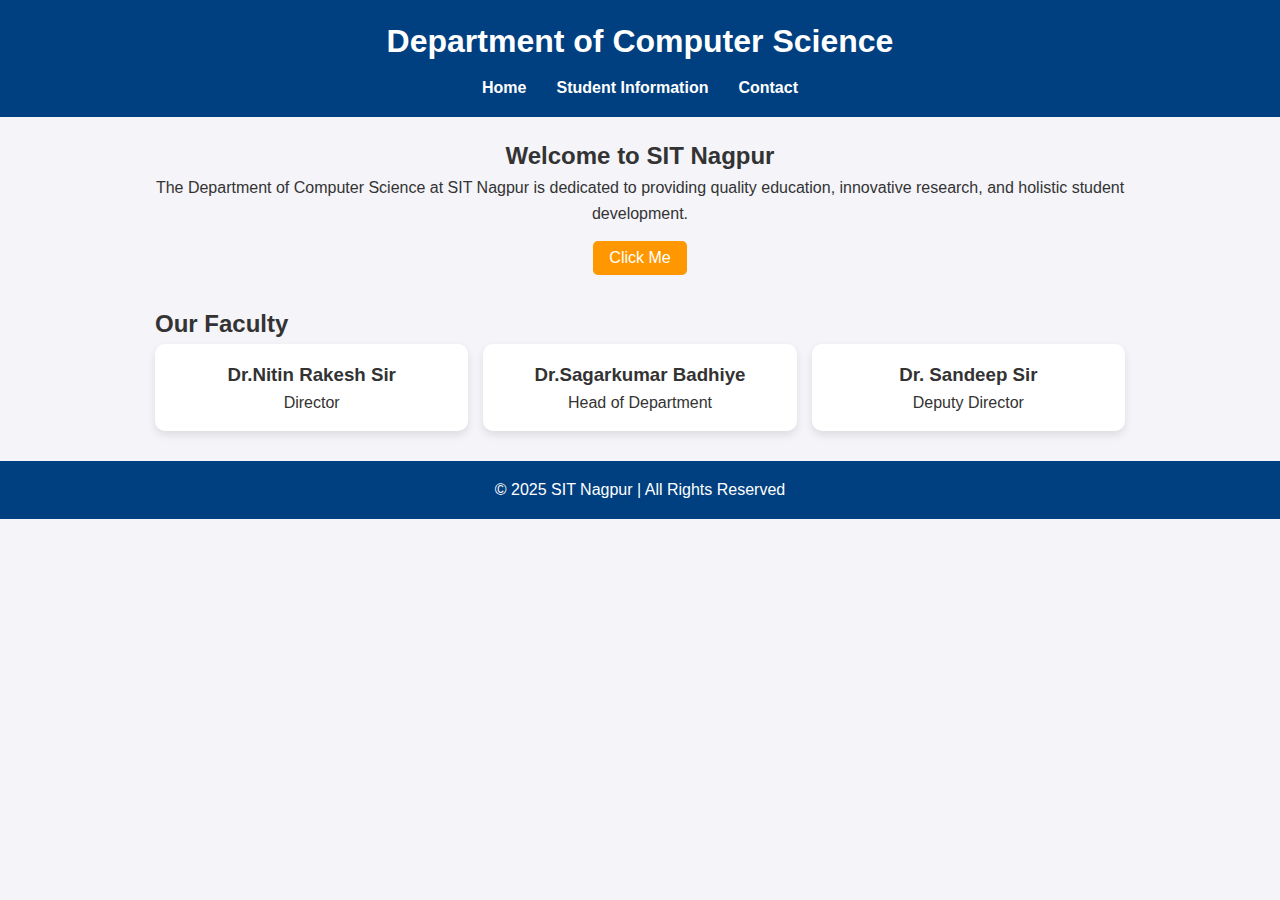
<file: javascript 1/index.html>
<!DOCTYPE html>
<html lang="en">
<head>
  <meta charset="UTF-8">
  <meta name="viewport" content="width=device-width, initial-scale=1.0">
  <title>SIT Nagpur - Department</title>
  <link rel="stylesheet" href="style.css">
</head>
<body>
  <header>
    <h1>Department of Computer Science</h1>
    <nav>
      <ul>
        <li><a href="index.html">Home</a></li>
        <li><a href="student.html">Student Information</a></li>
        <li><a href="#">Contact</a></li>
      </ul>
    </nav>
  </header>

  <main>
    <section class="intro">
      <h2>Welcome to SIT Nagpur</h2>
      <p>The Department of Computer Science at SIT Nagpur is dedicated to providing quality education, innovative research, and holistic student development.</p>
      <button onclick="showWelcome()">Click Me</button>
    </section>

    <section class="faculty">
      <h2>Our Faculty</h2>
      <div class="faculty-grid">
        <div class="faculty-card">
          <h3>Dr.Nitin Rakesh Sir</h3>
          <p>Director</p>
        </div>
        <div class="faculty-card">
          <h3>Dr.Sagarkumar Badhiye</h3>
          <p>Head of Department</p>
        </div>
        <div class="faculty-card">
          <h3>Dr. Sandeep Sir</h3>
          <p>Deputy Director</p>
        </div>
      </div>
    </section>
  </main>

  <footer>
    <p>&copy; 2025 SIT Nagpur | All Rights Reserved</p>
  </footer>

  <script src="script.js"></script>
</body>
</html>
</file>
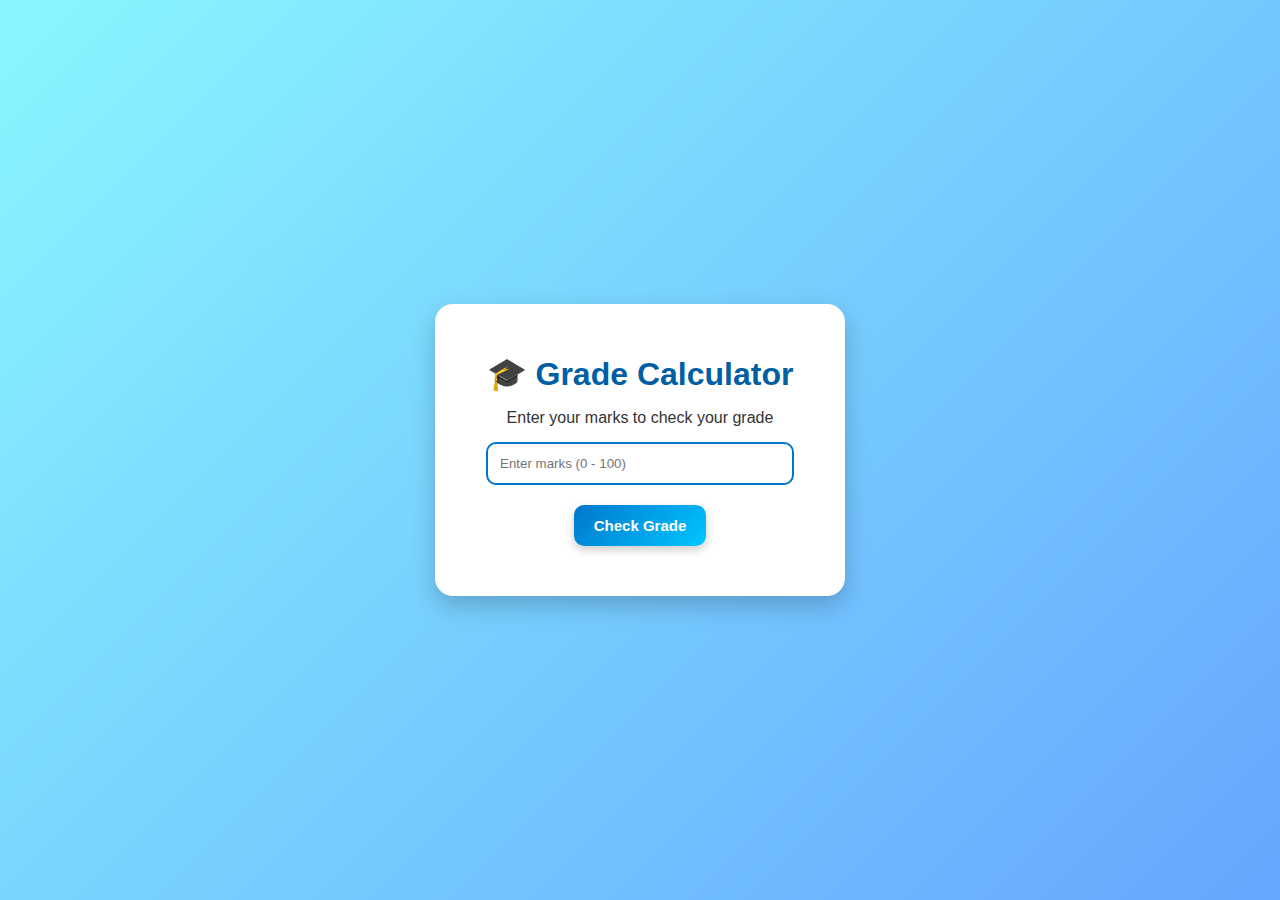
<file: javascript 3/index.htm>
<!DOCTYPE html>
<html lang="en">
<head>
  <meta charset="UTF-8">
  <meta name="viewport" content="width=device-width, initial-scale=1.0">
  <title>Grade Calculator</title>
  <link rel="stylesheet" href="style.css">
</head>
<body>
  <div class="container">
    <h1>🎓 Grade Calculator</h1>
    <p>Enter your marks to check your grade</p>
    <input type="number" id="marks" placeholder="Enter marks (0 - 100)">
    <br>
    <button onclick="calculateGrade()">Check Grade</button>
    <div id="result"></div>
  </div>
  <script src="script.js"></script>
</body>
</html>
</file>
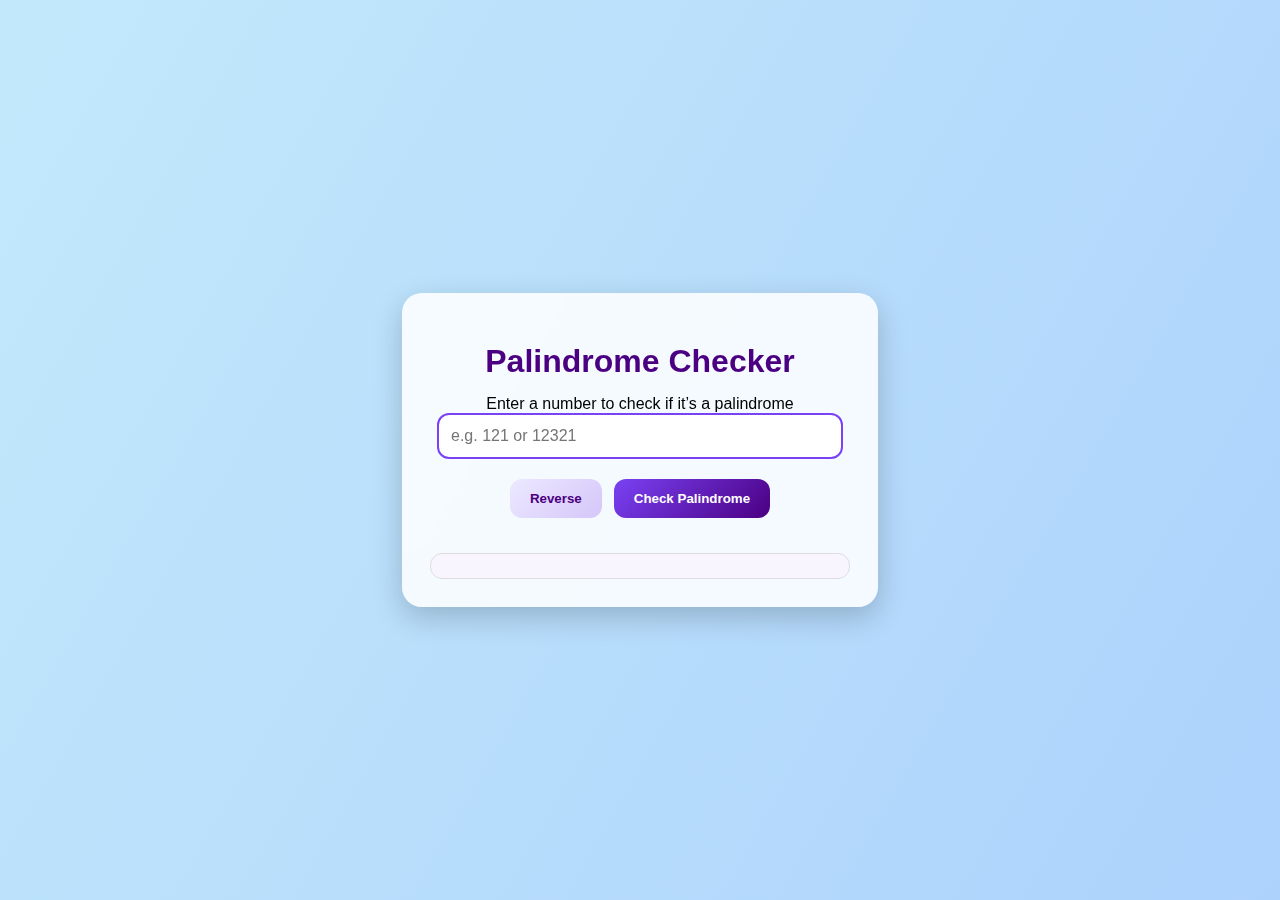
<file: javascript 4/index.html>
<!DOCTYPE html>
<html lang="en">
<head>
  <meta charset="utf-8" />
  <meta name="viewport" content="width=device-width,initial-scale=1" />
  <title>Palindrome Checker — Reverse Number</title>

  <!-- Tab Icon -->
  <link rel="icon" href="data:image/svg+xml,
    <svg xmlns='http://www.w3.org/2000/svg' viewBox='0 0 100 100'>
      <rect width='100' height='100' rx='18' fill='%238259f5'/>
      <text x='50' y='62' font-size='40' text-anchor='middle' fill='white'>🔄</text>
    </svg>">

  <link rel="stylesheet" href="style.css">
</head>
<body>
  <main class="page">
    <section class="card">
      <h1>Palindrome Checker</h1>
      <label for="numInput" class="hint">Enter a number to check if it’s a palindrome</label>
      <input id="numInput" type="number" placeholder="e.g. 121 or 12321" autocomplete="off">

      <div class="button-row">
        <button id="reverseBtn" class="btn neutral-btn" type="button">Reverse</button>
        <button id="checkBtn" class="btn check-btn" type="button">Check Palindrome</button>
      </div>

      <div id="steps" class="steps"></div>
      <div id="result" class="result"></div>
    </section>
  </main>

  <script src="script.js"></script>
</body>
</html>
</file>
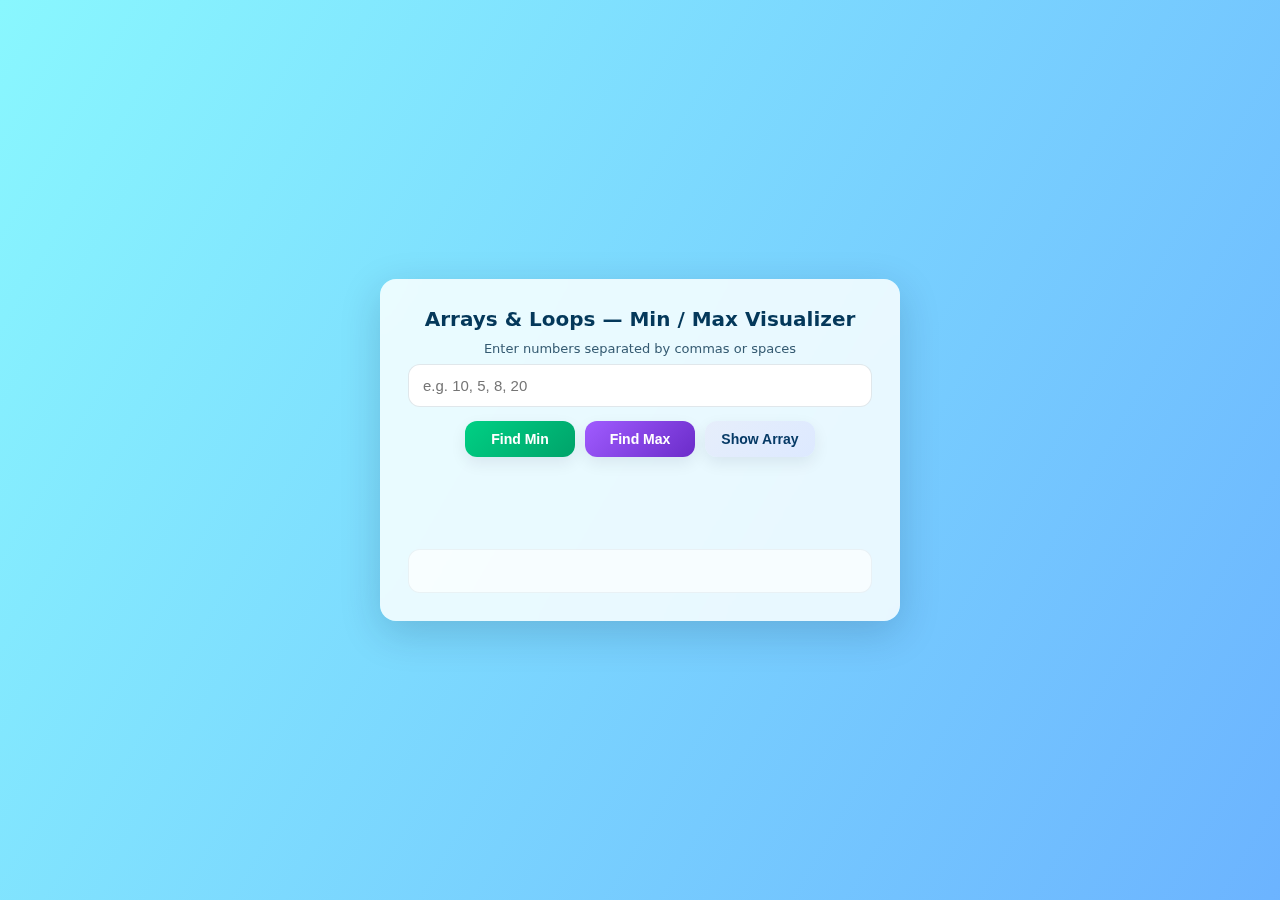
<file: Javascript 5/index.html>
<!DOCTYPE html>
<html lang="en">
<head>
  <meta charset="utf-8" />
  <meta name="viewport" content="width=device-width,initial-scale=1" />
  <title>Arrays & Loops — Min / Max Visualizer</title>

  <!-- simple SVG favicon -->
  <link rel="icon" href="data:image/svg+xml,
    <svg xmlns='http://www.w3.org/2000/svg' viewBox='0 0 100 100'>
      <rect width='100' height='100' rx='18' fill='%230077cc'/>
      <text x='50' y='62' font-size='40' text-anchor='middle' fill='white'>🔢</text>
    </svg>">

  <link rel="stylesheet" href="style.css">
</head>
<body>
  <main class="page">
    <section class="card">
      <h1>Arrays & Loops — Min / Max Visualizer</h1>

      <label for="numbers" class="hint">Enter numbers separated by commas or spaces</label>
      <input id="numbers" type="text" placeholder="e.g. 10, 5, 8, 20" autocomplete="off">

      <div class="button-row">
        <button id="findMinBtn" class="btn min-btn" type="button">Find Min</button>
        <button id="findMaxBtn" class="btn max-btn" type="button">Find Max</button>
        <button id="showArrBtn" class="btn neutral-btn" type="button">Show Array</button>
      </div>

      <div id="arrayBox" class="array-box" aria-live="polite"></div>

      <div id="result" class="result" aria-live="polite"></div>
    </section>
  </main>

  <script src="script.js"></script>
</body>
</html>
</file>
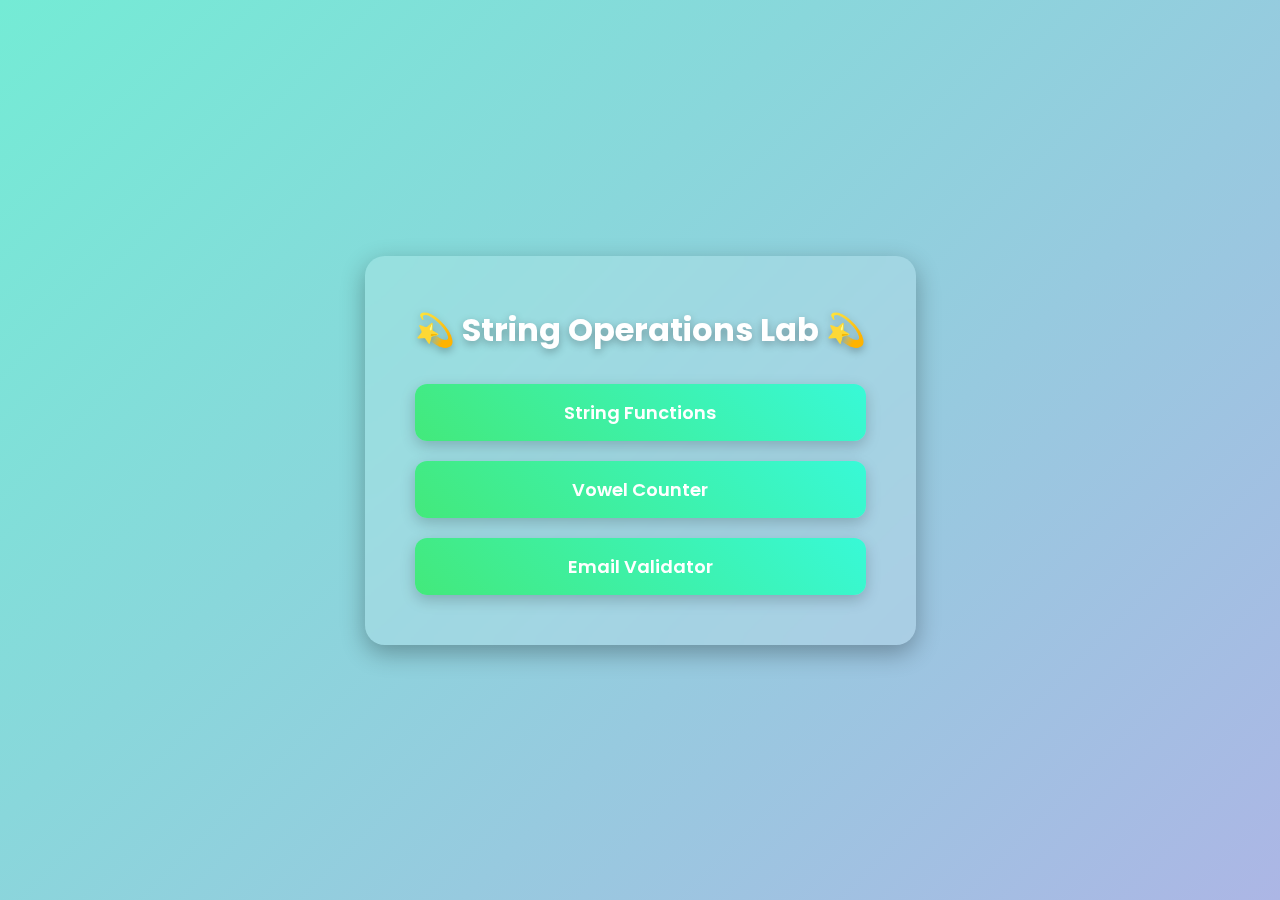
<file: practical 6/index.html>
<!DOCTYPE html>
<html lang="en">
<head>
  <meta charset="UTF-8" />
  <meta name="viewport" content="width=device-width, initial-scale=1.0" />
  <title>String Operations Lab</title>
  <style>
    @import url('https://fonts.googleapis.com/css2?family=Poppins:wght@500&display=swap');
    * { box-sizing: border-box; margin: 0; padding: 0; }
    body {
      font-family: 'Poppins', sans-serif;
      background: linear-gradient(135deg, #74ebd5, #ACB6E5);
      display: flex;
      align-items: center;
      justify-content: center;
      height: 100vh;
      color: #fff;
    }
    .container {
      text-align: center;
      background: rgba(255,255,255,0.15);
      padding: 50px;
      border-radius: 20px;
      box-shadow: 0 8px 25px rgba(0,0,0,0.3);
      backdrop-filter: blur(10px);
      animation: fadeIn 1s ease;
    }
    h1 {
      font-size: 32px;
      margin-bottom: 30px;
      text-shadow: 0 3px 8px rgba(0,0,0,0.3);
    }
    .btn-group {
      display: flex;
      flex-direction: column;
      gap: 20px;
    }
    a {
      background: linear-gradient(45deg, #43e97b, #38f9d7);
      color: #fff;
      text-decoration: none;
      padding: 15px 25px;
      border-radius: 12px;
      font-size: 18px;
      font-weight: 600;
      transition: all 0.3s ease;
      box-shadow: 0 5px 15px rgba(0,0,0,0.2);
    }
    a:hover {
      transform: scale(1.07);
      box-shadow: 0 0 20px #38f9d7;
    }
    @keyframes fadeIn {
      from {opacity: 0; transform: translateY(20px);}
      to {opacity: 1; transform: translateY(0);}
    }
  </style>
</head>
<body>
  <div class="container">
    <h1>💫 String Operations Lab 💫</h1>
    <div class="btn-group">
      <a href="string_functions.html" target="_blank">String Functions</a>
      <a href="vowel_counter.html" target="_blank">Vowel Counter</a>
      <a href="regex_email.html" target="_blank">Email Validator</a>
    </div>
  </div>
</body>
</html>
</file>
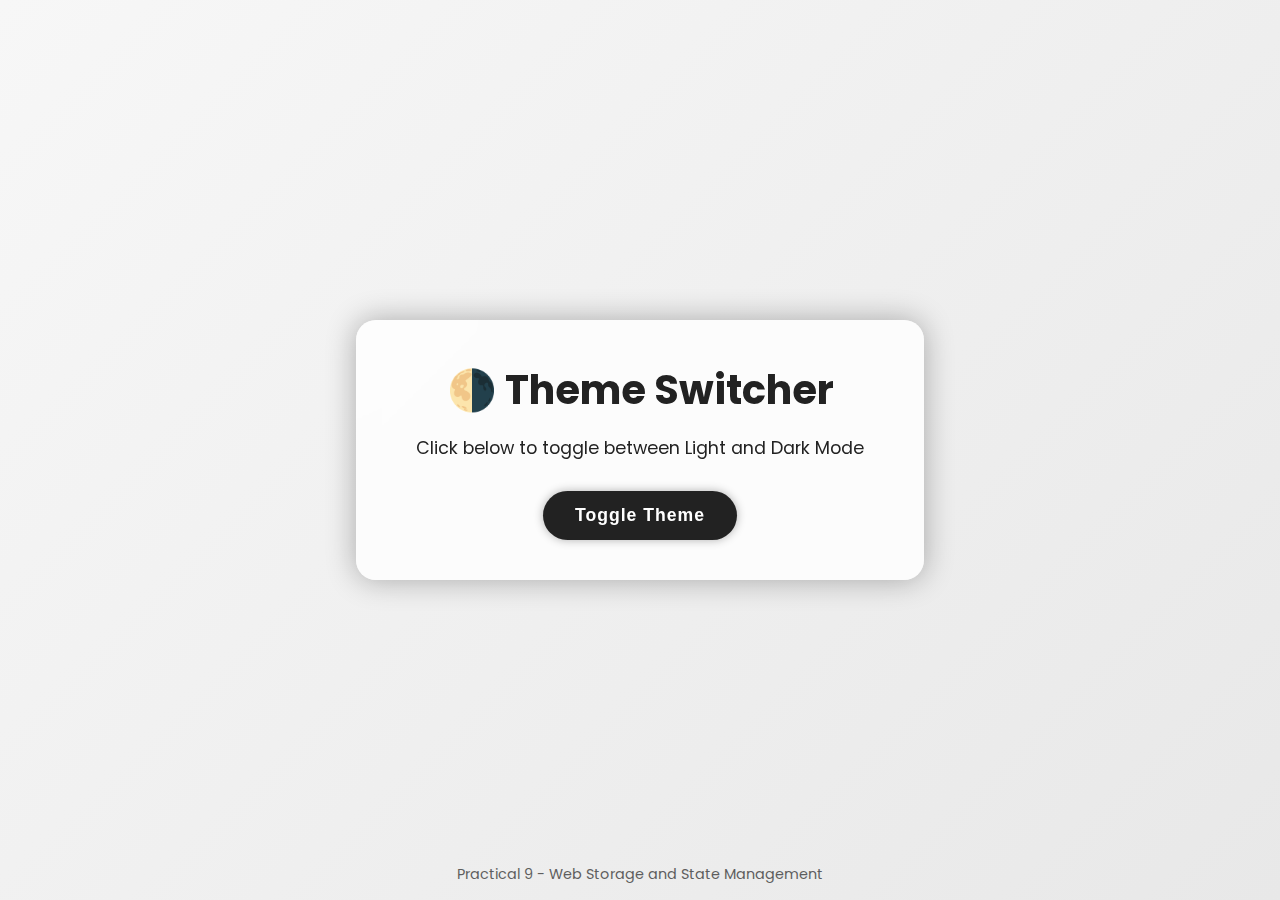
<file: practical 9/index.html>
<!DOCTYPE html>
<html lang="en">
<head>
  <meta charset="UTF-8" />
  <meta name="viewport" content="width=device-width, initial-scale=1.0" />
  <title>Theme Switcher | Web Storage</title>
  <link rel="stylesheet" href="style.css" />
</head>
<body>
  <div class="container">
    <h1>🌗 Theme Switcher</h1>
    <p>Click below to toggle between Light and Dark Mode</p>
    <button id="theme-btn" class="theme-btn">Toggle Theme</button>
  </div>

  <footer>Practical 9 - Web Storage and State Management</footer>

  <script src="script.js"></script>
</body>
</html>
</file>
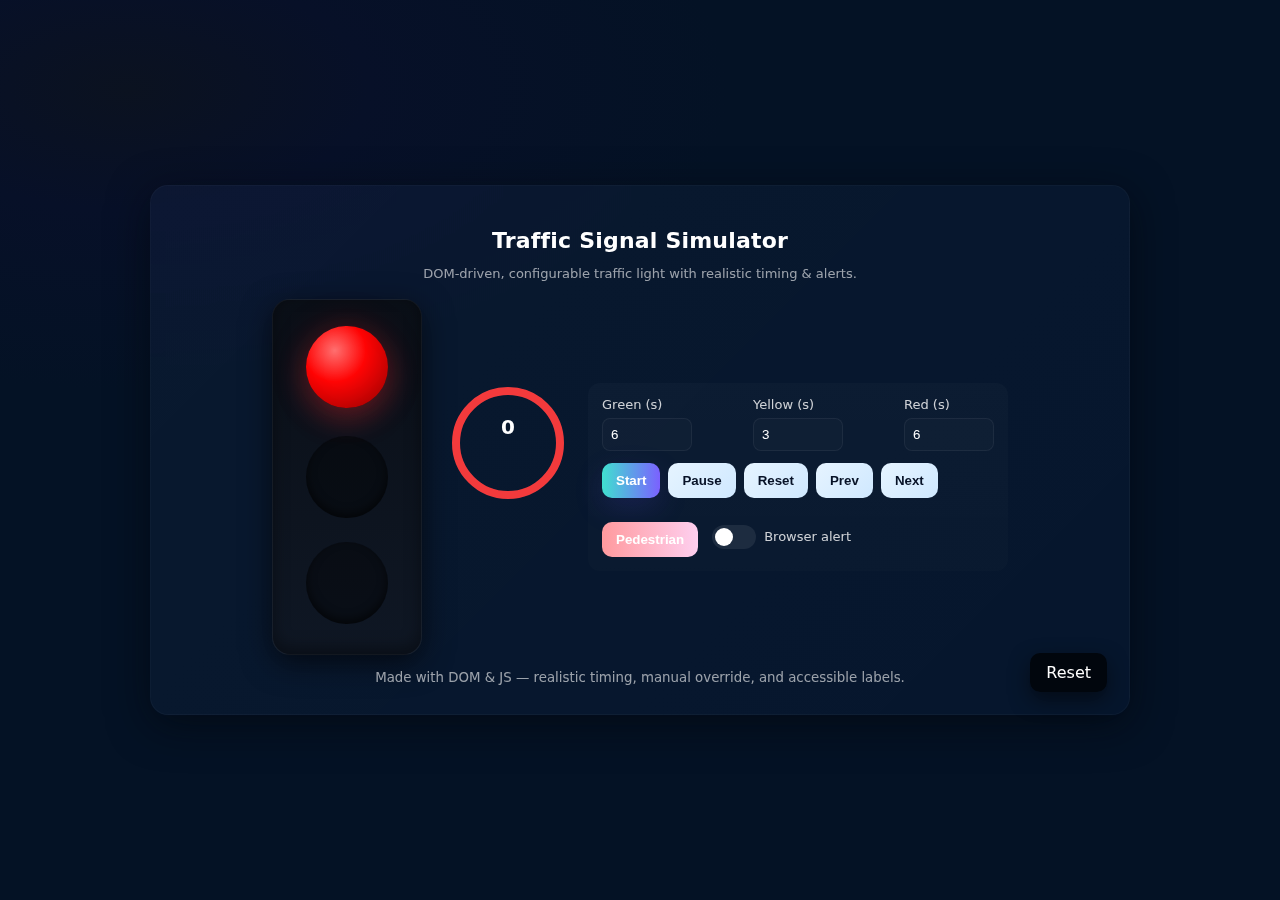
<file: traffic/index.html>
<!DOCTYPE html>
<html lang="en">
<head>
  <meta charset="utf-8" />
  <meta name="viewport" content="width=device-width,initial-scale=1" />
  <title>Traffic Signal Simulator</title>
  <link rel="stylesheet" href="traffic.css" />
</head>
<body>
  <main class="stage" role="main" aria-labelledby="title">
    <header class="header">
      <h1 id="title">Traffic Signal Simulator</h1>
      <p class="subtitle">DOM-driven, configurable traffic light with realistic timing & alerts.</p>
    </header>

    <section class="simulator" aria-label="Traffic signal simulator">
      <div class="signal" id="signal" aria-live="polite" aria-atomic="true">
        <div class="lamp lamp-red" id="lamp-red" data-state="off" aria-label="Red light"></div>
        <div class="lamp lamp-yellow" id="lamp-yellow" data-state="off" aria-label="Yellow light"></div>
        <div class="lamp lamp-green" id="lamp-green" data-state="off" aria-label="Green light"></div>
      </div>

      <div class="info">
        <div class="ring-wrap">
          <svg class="progress-ring" width="120" height="120">
            <circle class="ring-bg" stroke-width="8" r="52" cx="60" cy="60"></circle>
            <circle class="ring-fg" stroke-width="8" r="52" cx="60" cy="60"></circle>
          </svg>
          <div class="countdown" id="countdown">--</div>
        </div>

        <div class="controls">
          <div class="timers">
            <label>Green (s) <input id="t-green" type="number" min="1" value="6"></label>
            <label>Yellow (s) <input id="t-yellow" type="number" min="1" value="3"></label>
            <label>Red (s) <input id="t-red" type="number" min="1" value="6"></label>
          </div>

          <div class="buttons">
            <button id="startBtn" class="btn btn-primary">Start</button>
            <button id="pauseBtn" class="btn">Pause</button>
            <button id="resetBtn" class="btn">Reset</button>
            <button id="prevBtn" class="btn">Prev</button>
            <button id="nextBtn" class="btn">Next</button>
          </div>

          <div class="extras">
            <button id="pedBtn" class="btn btn-ped">Pedestrian</button>
            <label class="switch">
              <input id="alertToggle" type="checkbox" />
              <span class="slider"></span>
              <span class="label-text">Browser alert</span>
            </label>
          </div>
        </div>
      </div>
    </section>

    <div id="toast" class="toast" role="status" aria-live="polite"></div>

    <footer class="footer">
      <small>Made with DOM & JS — realistic timing, manual override, and accessible labels.</small>
    </footer>
  </main>

  <script src="traffic.js"></script>
</body>
</html>
</file>
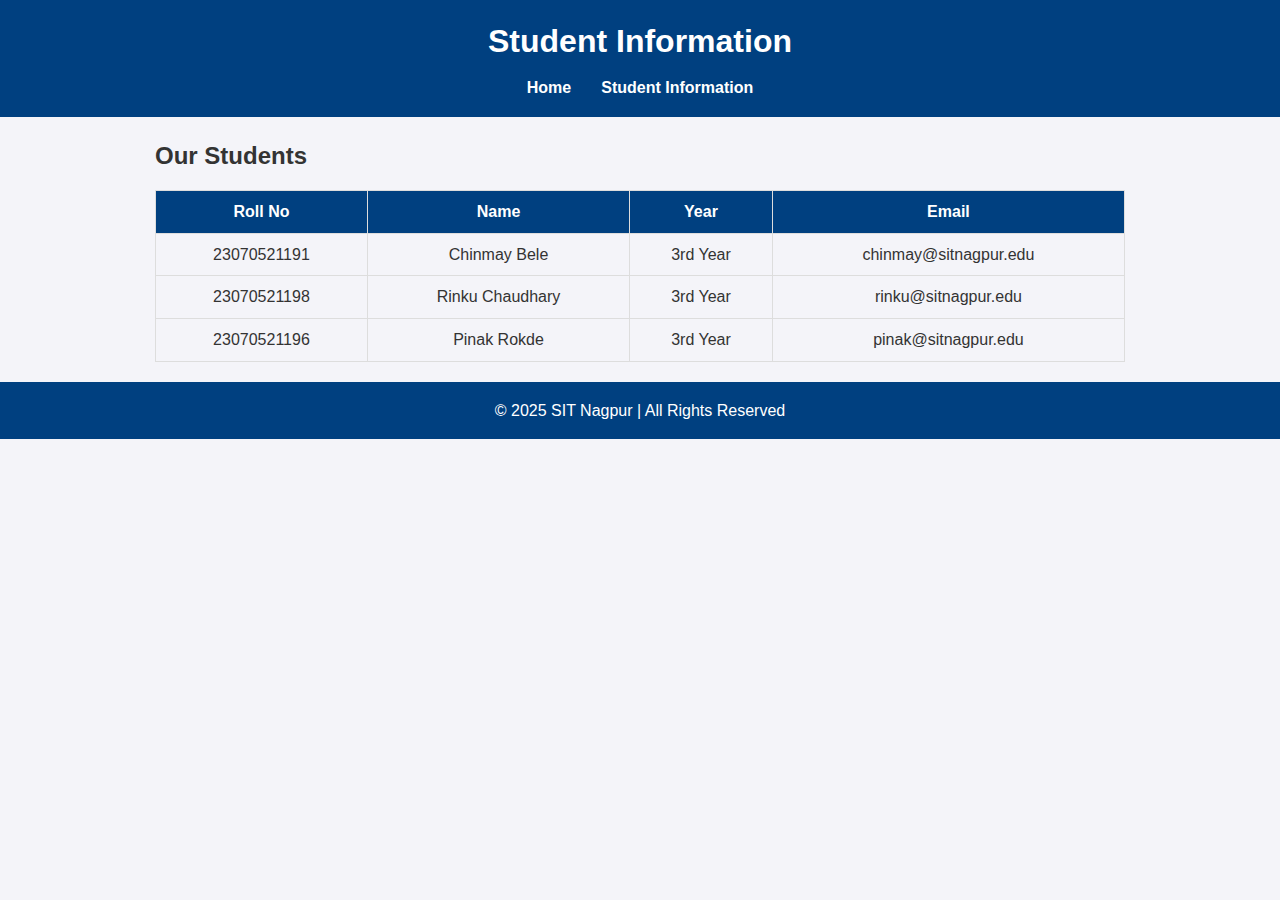
<file: javascript 1/student.html>
<!DOCTYPE html>
<html lang="en">
<head>
  <meta charset="UTF-8">
  <meta name="viewport" content="width=device-width, initial-scale=1.0">
  <title>Student Information - SIT Nagpur</title>
  <link rel="stylesheet" href="style.css">
</head>
<body>
  <header>
    <h1>Student Information</h1>
    <nav>
      <ul>
        <li><a href="index.html">Home</a></li>
        <li><a href="student.html">Student Information</a></li>
      </ul>
    </nav>
  </header>

  <main>
    <section class="students">
      <h2>Our Students</h2>
      <table>
        <thead>
          <tr>
            <th>Roll No</th>
            <th>Name</th>
            <th>Year</th>
            <th>Email</th>
          </tr>
        </thead>
        <tbody>
          <tr>
            <td>23070521191</td>
            <td>Chinmay Bele</td>
            <td>3rd Year</td>
            <td>chinmay@sitnagpur.edu</td>
          </tr>
          <tr>
            <td>23070521198</td>
            <td>Rinku Chaudhary</td>
            <td>3rd Year</td>
            <td>rinku@sitnagpur.edu</td>
          </tr>
          <tr>
            <td>23070521196</td>
            <td>Pinak Rokde</td>
            <td>3rd Year</td>
            <td>pinak@sitnagpur.edu</td>
          </tr>
        </tbody>
      </table>
    </section>
  </main>

  <footer>
    <p>&copy; 2025 SIT Nagpur | All Rights Reserved</p>
  </footer>
</body>
</html>
</file>
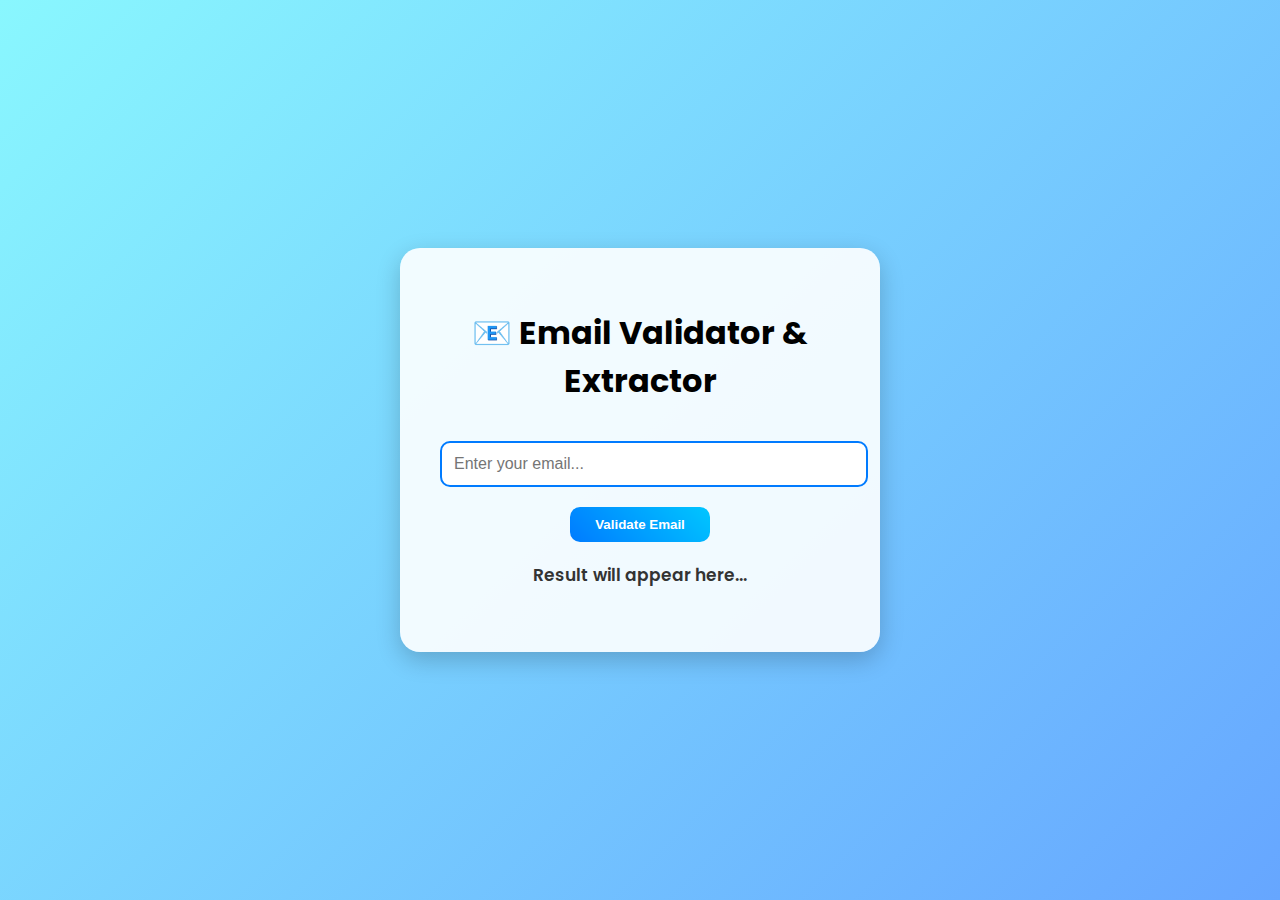
<file: practical 6/regex_email.html>
<!DOCTYPE html>
<html lang="en">
<head>
  <meta charset="UTF-8" />
  <meta name="viewport" content="width=device-width, initial-scale=1.0" />
  <title>Email Validator</title>
  <link rel="stylesheet" href="regex_email.css" />
</head>
<body>
  <div class="box">
    <h1>📧 Email Validator & Extractor</h1>
    <input type="text" id="emailInput" placeholder="Enter your email..." />
    <button onclick="validateEmail()">Validate Email</button>
    <div id="output" class="result">Result will appear here...</div>
  </div>
  <script src="regex_email.js"></script>
</body>
</html>
</file>
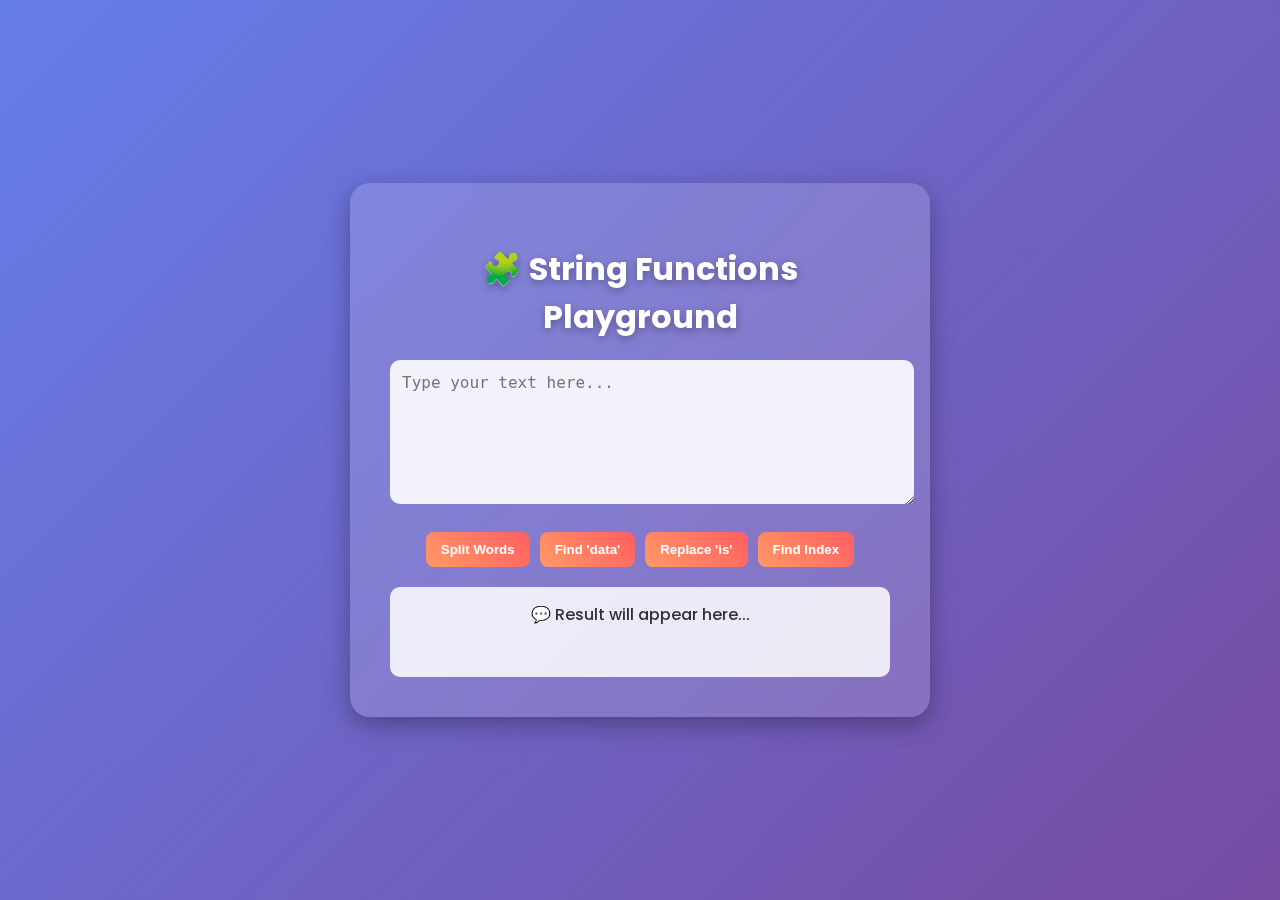
<file: practical 6/string_functions.html>
<!DOCTYPE html>
<html lang="en">
<head>
  <meta charset="UTF-8" />
  <meta name="viewport" content="width=device-width, initial-scale=1.0" />
  <title>String Functions</title>
  <link rel="stylesheet" href="string_functions.css" />
</head>
<body>
  <div class="box">
    <h1>🧩 String Functions Playground</h1>
    <textarea id="textInput" placeholder="Type your text here..."></textarea>
    <div class="buttons">
      <button onclick="splitWords()">Split Words</button>
      <button onclick="findMatch()">Find 'data'</button>
      <button onclick="replaceText()">Replace 'is'</button>
      <button onclick="findIndex()">Find Index</button>
    </div>
    <div id="result" class="result">💬 Result will appear here...</div>
  </div>
  <script src="string_functions.js"></script>
</body>
</html>
</file>
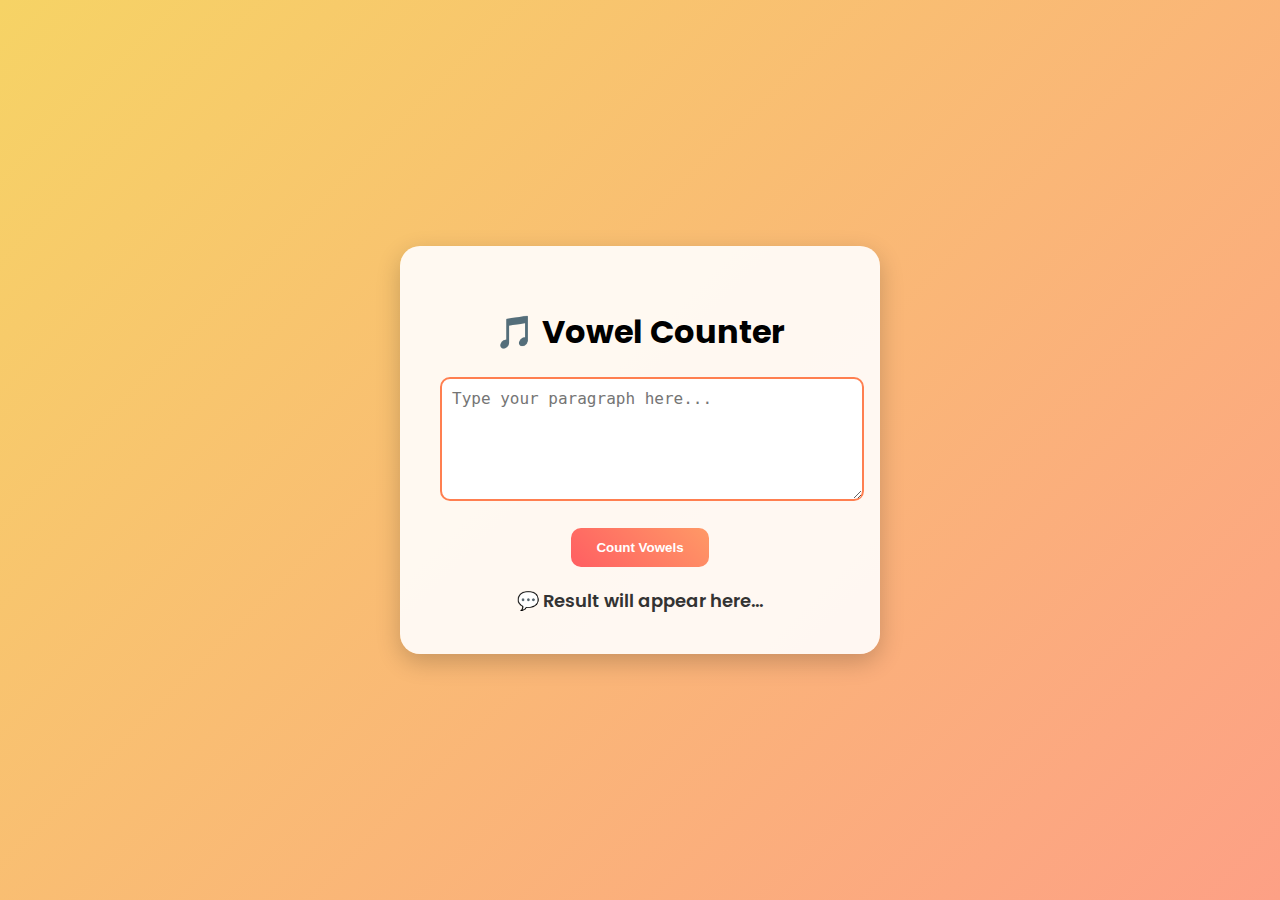
<file: practical 6/vowel_counter.html>
<!DOCTYPE html>
<html lang="en">
<head>
  <meta charset="UTF-8" />
  <meta name="viewport" content="width=device-width, initial-scale=1.0" />
  <title>Vowel Counter</title>
  <link rel="stylesheet" href="vowel_counter.css" />
</head>
<body>
  <div class="box">
    <h1>🎵 Vowel Counter</h1>
    <textarea id="text" placeholder="Type your paragraph here..."></textarea>
    <button onclick="countVowels()">Count Vowels</button>
    <div id="result" class="result">💬 Result will appear here...</div>
  </div>
  <script src="vowel_counter.js"></script>
</body>
</html>
</file>
<file: javascript 3/style.css>
/* Background gradient */
body {
  margin: 0;
  height: 100vh;
  display: flex;
  justify-content: center;
  align-items: center;
  background: linear-gradient(135deg, #89f7fe, #66a6ff);
  font-family: 'Segoe UI', sans-serif;
}

/* Card container */
.container {
  background: white;
  padding: 30px;
  border-radius: 18px;
  box-shadow: 0 10px 25px rgba(0,0,0,0.2);
  text-align: center;
  width: 350px;
  transition: transform 0.3s;
}
.container:hover {
  transform: scale(1.03);
}

h1 {
  margin-bottom: 10px;
  color: #005fa3;
}

p {
  margin-bottom: 15px;
  color: #333;
}

input {
  padding: 12px;
  width: 80%;
  border: 2px solid #0077cc;
  border-radius: 10px;
  margin-bottom: 20px;
  outline: none;
  transition: 0.3s;
}
input:focus {
  border-color: #005fa3;
  box-shadow: 0 0 10px rgba(0, 119, 204, 0.5);
}

/* Button style */
button {
  padding: 12px 20px;
  border: none;
  border-radius: 10px;
  background: linear-gradient(135deg, #0077cc, #00c6ff);
  color: white;
  font-weight: bold;
  font-size: 15px;
  cursor: pointer;
  transition: all 0.3s;
  box-shadow: 0 4px 10px rgba(0,0,0,0.2);
}
button:hover {
  background: linear-gradient(135deg, #005fa3, #0099cc);
  transform: translateY(-2px);
  box-shadow: 0 6px 15px rgba(0,0,0,0.3);
}

/* Result box */
#result {
  margin-top: 20px;
  font-size: 20px;
  font-weight: bold;
  color: #222;
}
</file>
<file: javascript 4/style.css>
/* background */
body {
  font-family: 'Segoe UI', Tahoma, Geneva, Verdana, sans-serif;
  background: linear-gradient(120deg, #c2e9fb 0%, #a1c4fd 40%, #d4a1fd 100%);
  background-size: 400% 400%;
  animation: gradientBG 18s ease infinite;
  display: flex;
  justify-content: center;
  align-items: center;
  height: 100vh;
  margin: 0;
}
@keyframes gradientBG {
  0% { background-position: 0% 50%; }
  50% { background-position: 100% 50%; }
  100% { background-position: 0% 50%; }
}

/* card */
.card {
  background: rgba(255,255,255,0.85);
  backdrop-filter: blur(10px);
  border-radius: 20px;
  padding: 28px;
  box-shadow: 0 10px 30px rgba(0,0,0,0.2);
  width: 420px;
  text-align: center;
}

/* heading */
h1 {
  margin-bottom: 15px;
  color: #4b0082;
}

/* input */
input {
  width: 90%;
  padding: 12px;
  border-radius: 12px;
  border: 2px solid #7a42f4;
  margin-bottom: 20px;
  outline: none;
  font-size: 16px;
  transition: 0.3s;
}
input:focus {
  border-color: #4b0082;
  box-shadow: 0 0 12px rgba(75,0,130,0.4);
}

/* buttons */
.button-row {
  display: flex;
  gap: 12px;
  justify-content: center;
  margin-bottom: 20px;
}
.btn {
  padding: 12px 20px;
  border-radius: 12px;
  border: none;
  cursor: pointer;
  font-weight: bold;
  transition: 0.3s;
}
.neutral-btn {
  background: linear-gradient(135deg, #ece9ff, #d5c6f9);
  color: #4b0082;
}
.neutral-btn:hover {
  transform: translateY(-3px);
  box-shadow: 0 8px 18px rgba(75,0,130,0.2);
}
.check-btn {
  background: linear-gradient(135deg, #7a42f4, #4b0082);
  color: white;
}
.check-btn:hover {
  transform: translateY(-3px);
  box-shadow: 0 8px 20px rgba(75,0,130,0.4);
}

/* steps visualization */
.steps {
  display: flex;
  justify-content: center;
  gap: 8px;
  flex-wrap: wrap;
  margin-bottom: 15px;
}
.digit {
  background: #f3ecff;
  border: 2px solid #7a42f4;
  padding: 10px;
  min-width: 40px;
  border-radius: 10px;
  font-weight: bold;
  font-size: 18px;
  animation: popIn 0.4s ease forwards;
  opacity: 0;
  transform: scale(0.8);
}
@keyframes popIn {
  to { opacity: 1; transform: scale(1); }
}

/* result */
.result {
  font-size: 18px;
  padding: 12px;
  border-radius: 12px;
  background: #f9f5ff;
  border: 1px solid #ddd;
}
.result.success {
  background: #e9fbe9;
  color: #1b5e20;
  font-weight: bold;
}
.result.fail {
  background: #ffeaea;
  color: #b71c1c;
  font-weight: bold;
}
</file>
<file: Javascript 5/style.css>
/* ===== Global & background ===== */
* { box-sizing: border-box; }
:root {
  --card-w: 520px;
  --glass: rgba(255,255,255,0.85);
  --accent: #0077cc;
  --radius: 16px;
}

html,body { height: 100%; margin: 0; }
body {
  font-family: Inter, "Segoe UI", Roboto, system-ui, Arial, sans-serif;
  background: linear-gradient(120deg, #89f7fe 0%, #66a6ff 30%, #ffd1dc 65%, #ff9a9e 100%);
  background-size: 400% 400%;
  animation: bgShift 18s ease infinite;
  display: flex;
  align-items: center;
  justify-content: center;
  padding: 24px;
  color: #0f1724;
  -webkit-font-smoothing:antialiased;
}

@keyframes bgShift {
  0% { background-position: 0% 50% }
  50% { background-position: 100% 50% }
  100% { background-position: 0% 50% }
}

/* ===== Page layout & card ===== */
.page { width: 100%; display:flex; align-items:center; justify-content:center; }
.card {
  width: min(var(--card-w), 96vw);
  background: var(--glass);
  border-radius: var(--radius);
  padding: 28px;
  box-shadow: 0 12px 40px rgba(12, 32, 63, 0.18);
  backdrop-filter: blur(10px) saturate(120%);
  text-align: center;
  transition: transform .22s ease, box-shadow .22s ease;
}
.card:hover { transform: translateY(-6px); box-shadow: 0 20px 55px rgba(12,32,63,0.22); }

/* ===== Heading & hint ===== */
h1 { margin: 0 0 10px 0; font-size: 20px; color: #04385a; }
.hint { display:block; color: #234a63; font-size: 13px; margin-bottom: 8px; opacity: .9; }

/* ===== Input ===== */
input#numbers {
  width: 100%;
  padding: 12px 14px;
  border-radius: 12px;
  border: 1px solid rgba(4, 56, 90, 0.12);
  font-size: 15px;
  outline: none;
  transition: box-shadow .18s ease, border-color .18s ease;
}
input#numbers:focus {
  box-shadow: 0 6px 18px rgba(3, 103, 176, 0.14);
  border-color: rgba(3,103,176,0.8);
}

/* ===== Buttons ===== */
.button-row { display:flex; gap:10px; justify-content:center; margin-top:14px; flex-wrap:wrap; }
.btn {
  padding: 10px 16px;
  border-radius: 12px;
  border: none;
  cursor: pointer;
  font-weight: 600;
  font-size: 14px;
  min-width: 110px;
  transition: transform .12s ease, box-shadow .12s ease, opacity .12s ease;
  box-shadow: 0 6px 16px rgba(2,18,45,0.08);
}

.min-btn {
  background: linear-gradient(135deg,#00d084,#00a36a);
  color: white;
}
.min-btn:hover { transform: translateY(-3px); box-shadow: 0 12px 30px rgba(0,160,110,0.18); }

.max-btn {
  background: linear-gradient(135deg,#a05cff,#6b2cc9);
  color: white;
}
.max-btn:hover { transform: translateY(-3px); box-shadow: 0 12px 30px rgba(107,44,201,0.18); }

.neutral-btn {
  background: linear-gradient(135deg,#e6eefb,#dde9ff);
  color: #063a66;
}
.neutral-btn:hover { transform: translateY(-3px); box-shadow: 0 10px 24px rgba(10,58,110,0.06); }

/* ===== Array boxes ===== */
.array-box {
  display:flex;
  flex-wrap:wrap;
  justify-content:center;
  gap:10px;
  margin-top:18px;
  min-height: 56px;
}

/* each number tile */
.num {
  min-width: 52px;
  padding: 10px 12px;
  border-radius: 12px;
  background: linear-gradient(180deg,#f4fbff,#e6f4ff);
  border: 1px solid rgba(3,103,176,0.12);
  box-shadow: 0 6px 14px rgba(3,103,176,0.06);
  font-weight: 700;
  color: #033b5a;
  display:flex;
  align-items:center;
  justify-content:center;
  transform: translateY(6px) scale(.95);
  opacity: 0;
  animation: tilePop .36s cubic-bezier(.2,.85,.25,1) forwards;
}

/* animation stagger handled by JS via animation-delay */
@keyframes tilePop {
  to { transform: translateY(0) scale(1); opacity: 1; }
}

/* highlight min / max */
.num.min {
  background: linear-gradient(135deg,#defbe9,#bff2d6);
  border-color: rgba(0,160,110,0.18);
  box-shadow: 0 12px 28px rgba(0,160,110,0.14), inset 0 0 26px rgba(0,160,110,0.03);
  color: #014d2d;
  transform: scale(1.08);
}

.num.max {
  background: linear-gradient(135deg,#f1e6ff,#e7d8ff);
  border-color: rgba(107,44,201,0.18);
  box-shadow: 0 12px 28px rgba(107,44,201,0.14), inset 0 0 26px rgba(107,44,201,0.03);
  color: #2d0050;
  transform: scale(1.08);
}

/* small hover effect for tiles */
.num:hover { transform: scale(1.15) rotate(-2deg); transition: transform .16s ease; }

/* ===== Result area ===== */
.result {
  margin-top: 18px;
  font-size: 16px;
  color: #06263d;
  padding: 12px;
  border-radius: 12px;
  background: rgba(255,255,255,0.65);
  border: 1px solid rgba(3, 56, 90, 0.06);
  min-height: 44px;
  display:flex;
  align-items:center;
  justify-content:center;
}

.result .val { font-weight: 800; padding: 6px 10px; border-radius: 10px; margin-left: 8px; }
.result .val.min { background: linear-gradient(90deg,#a8f0c6,#5fd69e); color: #04442a; }
.result .val.max { background: linear-gradient(90deg,#e9d3ff,#c39bff); color: #2e0057; }

/* warning / info */
.warn { color: #a03131; font-weight: 600; }
.info { color: #07335a; }

/* responsive */
@media (max-width:520px) {
  .card { padding: 18px; border-radius: 14px;}
  .btn { min-width: 90px; padding: 10px 12px; }
}
</file>
<file: practical 9/style.css>
/* ================== GLOBAL STYLES ================== */
@import url('https://fonts.googleapis.com/css2?family=Poppins:wght@400;600&display=swap');

* {
  margin: 0;
  padding: 0;
  box-sizing: border-box;
}

body {
  height: 100vh;
  display: flex;
  align-items: center;
  justify-content: center;
  flex-direction: column;
  transition: background 0.6s ease, color 0.6s ease;
  font-family: 'Poppins', sans-serif;
}

/* ================== CONTAINER ================== */
.container {
  text-align: center;
  padding: 40px 60px;
  border-radius: 20px;
  box-shadow: 0 0 30px rgba(0, 0, 0, 0.3);
  transition: all 0.5s ease;
  backdrop-filter: blur(10px);
}

h1 {
  font-size: 2.5rem;
  margin-bottom: 15px;
}

p {
  font-size: 1.1rem;
  margin-bottom: 30px;
}

/* ================== BUTTON STYLE ================== */
.theme-btn {
  padding: 14px 32px;
  font-size: 1.1rem;
  border: none;
  border-radius: 40px;
  cursor: pointer;
  font-weight: 600;
  transition: all 0.3s ease;
  letter-spacing: 1px;
}

/* ================== LIGHT THEME ================== */
.light {
  background: linear-gradient(135deg, #f7f7f7, #e8e8e8);
  color: #222;
}

.light .container {
  background: rgba(255, 255, 255, 0.8);
  color: #222;
}

.light .theme-btn {
  background: #222;
  color: #fff;
  box-shadow: 0 0 10px rgba(0, 0, 0, 0.3);
}

.light .theme-btn:hover {
  background: #444;
  transform: scale(1.05);
}

/* ================== DARK THEME ================== */
.dark {
  background: linear-gradient(135deg, #0e0e0e, #1a1a1a);
  color: #f5f5f5;
}

.dark .container {
  background: rgba(30, 30, 30, 0.6);
  color: #fff;
  box-shadow: 0 0 25px rgba(212, 175, 55, 0.2);
}

.dark .theme-btn {
  background: #d4af37;
  color: #121212;
  box-shadow: 0 0 20px rgba(212, 175, 55, 0.6), 0 0 40px rgba(212, 175, 55, 0.4);
}

.dark .theme-btn:hover {
  background: #f5d76e;
  box-shadow: 0 0 30px rgba(245, 215, 110, 0.8);
  transform: scale(1.05);
}

/* ================== FOOTER ================== */
footer {
  position: absolute;
  bottom: 15px;
  text-align: center;
  font-size: 0.9rem;
  opacity: 0.7;
  transition: color 0.5s;
}

/* ================== RESPONSIVE ================== */
@media (max-width: 600px) {
  .container {
    padding: 30px 20px;
  }

  h1 {
    font-size: 2rem;
  }

  p {
    font-size: 1rem;
  }
}
</file>
<file: traffic/traffic.css>
:root{
  --bg1: #0f172a;
  --card: rgba(255,255,255,0.06);
  --glass: rgba(255,255,255,0.06);
  --accent: linear-gradient(135deg,#00dbde,#fc00ff);
  --muted: rgba(255,255,255,0.7);
  --round: 14px;
}

*{box-sizing:border-box}
html,body{height:100%}
body{
  margin:0;
  font-family:Inter, system-ui, -apple-system, "Segoe UI", Roboto, "Helvetica Neue", Arial;
  background: radial-gradient(1200px 600px at 10% 10%, #0b1220 0%, #071028 20%, #041225 50%), linear-gradient(180deg,#0b1220,#071126);
  color:var(--muted);
  display:flex;
  align-items:center;
  justify-content:center;
  padding:28px;
}

/* center card */
.stage{
  width:980px;
  max-width:96%;
  background: linear-gradient(135deg, rgba(255,255,255,0.03), rgba(255,255,255,0.02));
  border-radius:18px;
  box-shadow: 0 10px 40px rgba(3,6,12,0.6);
  padding:28px;
  backdrop-filter: blur(6px) saturate(120%);
  border: 1px solid rgba(255,255,255,0.03);
}

.header{ text-align:center; margin-bottom:18px }
h1{ color:#fff; font-size:22px; letter-spacing:0.2px; margin-bottom:6px }
.subtitle{ color: rgba(255,255,255,0.6); font-size:13px }

/* simulator area */
.simulator{
  display:flex;
  gap:26px;
  align-items:center;
  justify-content:center;
}

/* traffic signal box */
.signal{
  width:150px;
  background: linear-gradient(180deg,#0a0f17,#0f1724);
  border-radius:18px;
  padding:18px;
  display:flex;
  flex-direction:column;
  align-items:center;
  justify-content:center;
  box-shadow: 0 8px 30px rgba(0,0,0,0.6), inset 0 -6px 16px rgba(0,0,0,0.4);
  border: 1px solid rgba(255,255,255,0.04);
}

/* lamps */
.lamp{
  width:82px;
  height:82px;
  border-radius:999px;
  background: rgba(0,0,0,0.35);
  margin:12px 0;
  box-shadow: inset 0 -4px 10px rgba(0,0,0,0.6);
  transition: all 300ms ease;
  position:relative;
}

/* lens glow layers */
.lamp::after{
  content:"";
  position:absolute;
  inset:6px;
  border-radius:999px;
  opacity:0;
  transition: all 300ms ease;
  filter: blur(12px);
  z-index:-1;
}

/* individual colors when ON */
.lamp-red[data-state="on"]{
  background: radial-gradient(circle at 35% 30%, #ff7a7a 0%, #ff0000 40%, #880000 100%);
  transform: translateY(-4px);
  box-shadow: 0 12px 30px rgba(255, 50, 50, 0.25);
}
.lamp-red[data-state="on"]::after{ background: rgba(255,30,30,0.12); opacity:1; box-shadow: 0 0 30px rgba(255,20,20,0.35); }

.lamp-yellow[data-state="on"]{
  background: radial-gradient(circle at 35% 30%, #fff19a 0%, #ffd700 30%, #aa7a00 100%);
  transform: translateY(-4px);
  box-shadow: 0 12px 30px rgba(255, 200, 0, 0.2);
}
.lamp-yellow[data-state="on"]::after{ background: rgba(255,200,0,0.12); opacity:1; box-shadow: 0 0 30px rgba(255,200,0,0.35); }

.lamp-green[data-state="on"]{
  background: radial-gradient(circle at 35% 30%, #9ef9b0 0%, #00e676 30%, #006622 100%);
  transform: translateY(-4px);
  box-shadow: 0 12px 30px rgba(0, 220, 120, 0.18);
}
.lamp-green[data-state="on"]::after{ background: rgba(0,220,140,0.12); opacity:1; box-shadow: 0 0 30px rgba(0,220,140,0.35); }

/* info panel */
.info{
  display:flex;
  gap:20px;
  align-items:flex-start;
}

/* progress ring and countdown */
.ring-wrap{
  display:flex;
  align-items:center;
  justify-content:center;
  flex-direction:column;
  gap:8px;
}
.progress-ring{ transform: rotate(-90deg); overflow:visible; }
.ring-bg{ fill:none; stroke: rgba(255,255,255,0.06); }
.ring-fg{
  fill:none;
  stroke: url(#); /* fallback */
  stroke-linecap: round;
  stroke-dasharray: 327; /* 2πr with r=52 ≈ 326.7 */
  stroke-dashoffset: 327;
  transition: stroke-dashoffset 0.4s linear, stroke 0.4s linear;
}
/* countdown */
.countdown{
  position:relative;
  margin-top:-96px;
  font-size:20px;
  font-weight:700;
  color:#fff;
  width:120px;
  text-align:center;
  pointer-events:none;
}

/* controls */
.controls{
  min-width:420px;
  background: linear-gradient(180deg, rgba(255,255,255,0.02), rgba(255,255,255,0.01));
  border-radius:12px;
  padding:14px;
  display:flex;
  flex-direction:column;
  gap:12px;
}

/* timers input row */
.timers{
  display:flex;
  gap:8px;
  justify-content:space-between;
}
.timers label{
  display:flex;
  flex-direction:column;
  font-size:13px;
  color:rgba(255,255,255,0.8);
}
.timers input{
  width:90px;
  margin-top:6px;
  padding:8px;
  border-radius:8px;
  border:1px solid rgba(255,255,255,0.06);
  background: rgba(255,255,255,0.02);
  color: #fff;
  outline:none;
}
.timers input:focus{ box-shadow:0 6px 18px rgba(0,0,0,0.4); }

/* main buttons */
.buttons{ display:flex; gap:8px; flex-wrap:wrap }
.btn{
  padding:10px 14px;
  border-radius:10px;
  border:none;
  cursor:pointer;
  font-weight:600;
  color:#071227;
  background: linear-gradient(135deg,#e6f4ff,#cfe8ff);
  transition: transform 180ms ease, box-shadow 180ms ease;
}
.btn:hover{ transform: translateY(-6px); box-shadow: 0 10px 28px rgba(2,6,23,0.5); }
.btn-primary{
  background: linear-gradient(90deg,#40e0d0,#7b61ff);
  color:#fff;
  box-shadow: 0 10px 30px rgba(99,72,255,0.15);
}
.btn-ped{
  background: linear-gradient(90deg,#ff9a9e,#fecfef);
  color:#fff;
  margin-top:6px;
}

/* extras row */
.extras{ display:flex; gap:14px; align-items:center; margin-top:6px; }
.switch{ display:flex; align-items:center; gap:8px; color:rgba(255,255,255,0.8); font-size:13px; }
.switch input{ display:none; }
.switch .slider{
  width:44px; height:24px; background: rgba(255,255,255,0.08); border-radius:20px; position:relative; transition:background 220ms ease;
}
.switch .slider::after{
  content:""; position:absolute; width:18px; height:18px; background:#fff; border-radius:50%; left:3px; top:3px; transition: transform 220ms ease;
}
.switch input:checked + .slider{ background: linear-gradient(90deg,#43e97b,#38f9d7); }
.switch input:checked + .slider::after{ transform: translateX(20px); }

/* toast */
.toast{
  position:fixed;
  right:22px;
  bottom:22px;
  background: rgba(0,0,0,0.7);
  color:#fff;
  padding:10px 16px;
  border-radius:10px;
  box-shadow: 0 8px 20px rgba(0,0,0,0.5);
  opacity:0;
  transform: translateY(10px);
  transition: opacity 220ms ease, transform 220ms ease;
  pointer-events:none;
}

/* footer */
.footer{ margin-top:12px; text-align:center; color:rgba(255,255,255,0.6) }

/* small responsive tweaks */
@media (max-width:900px){
  .simulator{ flex-direction:column; gap:18px }
  .controls{ width:100% }
}
</file>
<file: practical 6/regex_email.css>
@import url('https://fonts.googleapis.com/css2?family=Poppins:wght@500&display=swap');
body {
  font-family: 'Poppins', sans-serif;
  background: linear-gradient(135deg, #89f7fe, #66a6ff);
  display: flex;
  align-items: center;
  justify-content: center;
  height: 100vh;
  margin: 0;
}
.box {
  background: rgba(255,255,255,0.9);
  padding: 40px;
  border-radius: 20px;
  width: 400px;
  text-align: center;
  box-shadow: 0 8px 25px rgba(0,0,0,0.2);
  transition: 0.3s;
}
.box:hover { transform: scale(1.05); }
input {
  width: 100%;
  padding: 12px;
  border: 2px solid #007BFF;
  border-radius: 10px;
  margin-top: 15px;
  font-size: 16px;
  outline: none;
}
input:focus {
  box-shadow: 0 0 10px #00C6FF;
}
button {
  margin-top: 20px;
  background: linear-gradient(45deg, #007BFF, #00C6FF);
  border: none;
  color: white;
  font-weight: bold;
  padding: 10px 25px;
  border-radius: 10px;
  cursor: pointer;
  transition: 0.3s;
}
button:hover { transform: scale(1.1); box-shadow: 0 0 15px #00C6FF; }
.result {
  margin-top: 20px;
  font-size: 17px;
  font-weight: 600;
  color: #333;
  min-height: 50px;
}
</file>
<file: practical 6/string_functions.css>
@import url('https://fonts.googleapis.com/css2?family=Poppins:wght@500&display=swap');
body {
  font-family: 'Poppins', sans-serif;
  background: linear-gradient(135deg, #667eea, #764ba2);
  display: flex;
  align-items: center;
  justify-content: center;
  height: 100vh;
  margin: 0;
  color: #fff;
}
.box {
  background: rgba(255,255,255,0.15);
  backdrop-filter: blur(10px);
  border-radius: 20px;
  padding: 40px;
  width: 500px;
  text-align: center;
  box-shadow: 0 8px 25px rgba(0,0,0,0.3);
  transition: 0.3s ease;
}
.box:hover { transform: scale(1.03); }
h1 {
  margin-bottom: 20px;
  text-shadow: 0 3px 8px rgba(0,0,0,0.3);
}
textarea {
  width: 100%;
  height: 120px;
  border-radius: 10px;
  border: none;
  padding: 12px;
  outline: none;
  font-size: 16px;
  margin-bottom: 20px;
  background: rgba(255,255,255,0.9);
  color: #333;
}
.buttons {
  display: flex;
  flex-wrap: wrap;
  justify-content: center;
  gap: 10px;
}
button {
  background: linear-gradient(45deg, #ff9966, #ff5e62);
  color: #fff;
  border: none;
  padding: 10px 15px;
  border-radius: 8px;
  font-weight: bold;
  cursor: pointer;
  transition: all 0.3s ease;
}
button:hover {
  transform: scale(1.08);
  box-shadow: 0 0 15px #ff9966;
}
.result {
  background: rgba(255,255,255,0.85);
  color: #333;
  margin-top: 20px;
  padding: 15px;
  border-radius: 10px;
  font-weight: 500;
  min-height: 60px;
}
</file>
<file: practical 6/vowel_counter.css>
@import url('https://fonts.googleapis.com/css2?family=Poppins:wght@500&display=swap');
body {
  font-family: 'Poppins', sans-serif;
  background: linear-gradient(135deg, #f6d365, #fda085);
  display: flex;
  justify-content: center;
  align-items: center;
  height: 100vh;
  margin: 0;
}
.box {
  background: rgba(255,255,255,0.9);
  padding: 40px;
  border-radius: 20px;
  box-shadow: 0 8px 25px rgba(0,0,0,0.2);
  text-align: center;
  width: 400px;
  transition: 0.3s;
}
.box:hover { transform: scale(1.05); }
textarea {
  width: 100%;
  height: 100px;
  border: 2px solid #ff7f50;
  border-radius: 10px;
  padding: 10px;
  font-size: 16px;
  outline: none;
}
textarea:focus { box-shadow: 0 0 10px #ff9966; }
button {
  margin-top: 20px;
  background: linear-gradient(45deg, #ff5e62, #ff9966);
  border: none;
  color: white;
  padding: 12px 25px;
  border-radius: 10px;
  font-weight: bold;
  cursor: pointer;
  transition: 0.3s;
}
button:hover { transform: scale(1.1); box-shadow: 0 0 15px #ff9966; }
.result {
  margin-top: 20px;
  font-size: 18px;
  font-weight: 600;
  color: #333;
}
</file>
<file: javascript 1/style.css>
/* Reset */
* {
  margin: 0;
  padding: 0;
  box-sizing: border-box;
}

body {
  font-family: "Segoe UI", sans-serif;
  line-height: 1.6;
  background: #f4f4f9;
  color: #333;
}

/* Header */
header {
  background: #004080;
  color: white;
  padding: 1rem 0;
  text-align: center;
}

header nav ul {
  list-style: none;
  display: flex;
  justify-content: center;
  margin-top: 0.5rem;
}

header nav ul li {
  margin: 0 15px;
}

header nav ul li a {
  color: white;
  text-decoration: none;
  font-weight: bold;
  transition: 0.3s;
}

header nav ul li a:hover {
  color: #ffcc00;
}

/* Main Sections */
main {
  max-width: 1000px;
  margin: 20px auto;
  padding: 0 15px;
}

.intro {
  text-align: center;
  margin-bottom: 30px;
}

.intro button {
  background: #ff9800;
  color: white;
  border: none;
  padding: 0.5rem 1rem;
  border-radius: 5px;
  cursor: pointer;
  margin-top: 15px;
  font-size: 1rem;
}

.intro button:hover {
  background: #e68a00;
}

/* Faculty Section */
.faculty {
  margin-bottom: 30px;
}

.faculty-grid {
  display: grid;
  grid-template-columns: repeat(auto-fit, minmax(200px, 1fr));
  gap: 15px;
}

.faculty-card {
  background: white;
  padding: 1rem;
  border-radius: 10px;
  text-align: center;
  box-shadow: 0 4px 8px rgba(0,0,0,0.1);
}

/* Student Table */
.students table {
  width: 100%;
  border-collapse: collapse;
  margin-top: 15px;
}

.students th, .students td {
  border: 1px solid #ddd;
  padding: 8px;
  text-align: center;
}

.students th {
  background: #004080;
  color: white;
}

/* Footer */
footer {
  text-align: center;
  padding: 1rem;
  background: #004080;
  color: white;
  margin-top: 20px;
}
</file>
